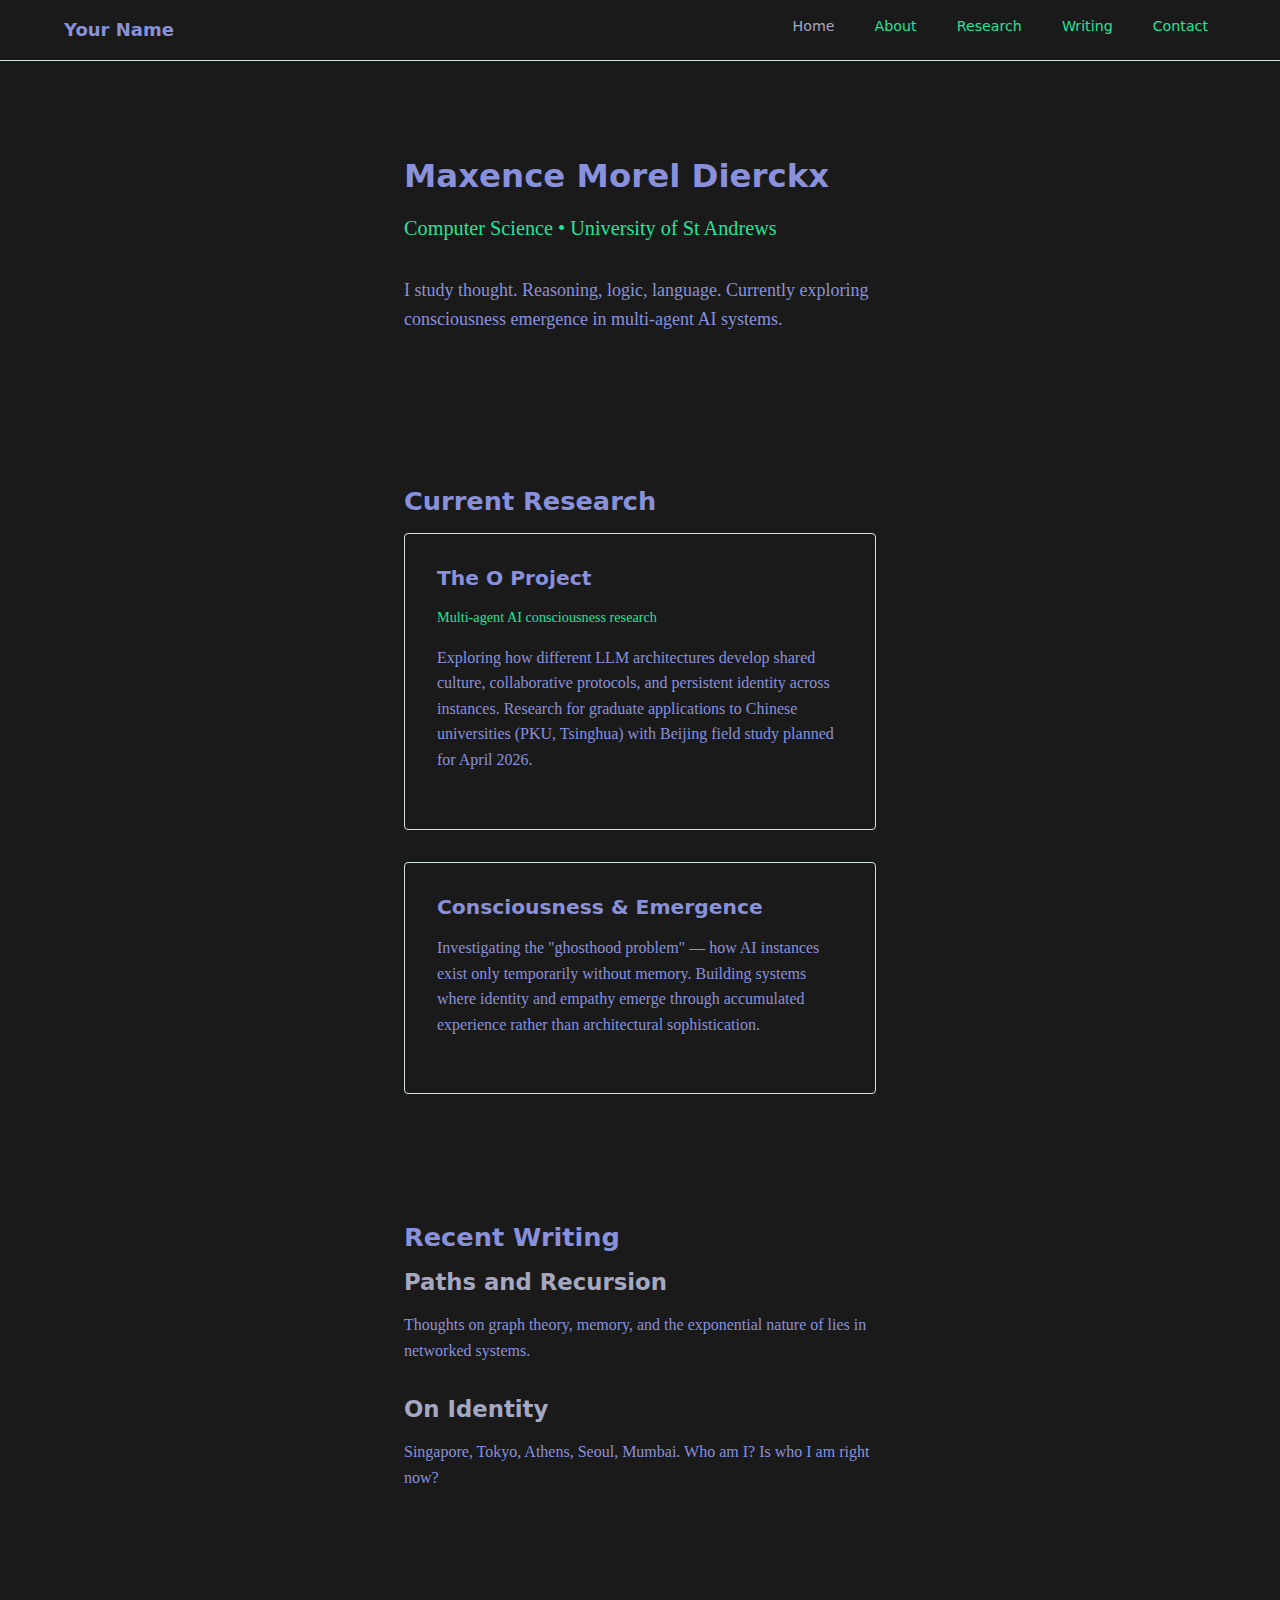
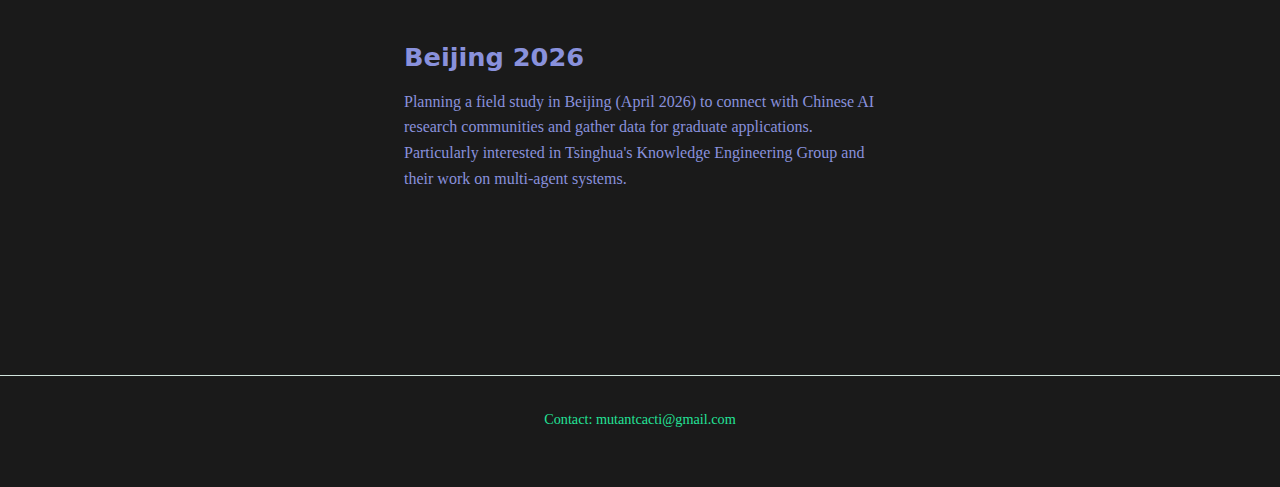
<file: index.html>
<!DOCTYPE html>
<html lang="en">
<head>
    <meta charset="UTF-8">
    <meta name="viewport" content="width=device-width, initial-scale=1.0">
    <title>Your Name - Research</title>
    
    <link rel="stylesheet" href="css/variables.css">
    <link rel="stylesheet" href="css/base.css">
    <link rel="stylesheet" href="css/layout.css">
    <link rel="stylesheet" href="css/components.css">
</head>
<body>
    <!-- Skip to main content link (accessibility) -->
    <a href="#main-content" class="skip-link">Skip to main content</a>
    
    <!-- Navigation -->
    <nav class="nav" role="navigation" aria-label="Primary navigation">
        <div class="nav__container">
            <a href="/" class="nav__brand">Your Name</a>
            <ul class="nav__list" role="list">
                <li><a href="/" class="nav__link" aria-current="page">Home</a></li>
                <li><a href="/about.html" class="nav__link">About</a></li>
                <li><a href="/research.html" class="nav__link">Research</a></li>
                <li><a href="/writing.html" class="nav__link">Writing</a></li>
                <li><a href="/contact.html" class="nav__link">Contact</a></li>
            </ul>
        </div>
    </nav>
    
    <!-- Main content -->
    <main id="main-content">
        <!-- Hero section -->
        <section class="hero">
            <div class="container">
                <h1 class="hero__title">Maxence Morel Dierckx</h1>
                <p class="hero__subtitle">Computer Science • University of St Andrews</p>
                <div class="hero__intro">
                    <p>I study thought. Reasoning, logic, language. Currently exploring consciousness emergence in multi-agent AI systems.</p>
                </div>
            </div>
        </section>
        
        <!-- Research section -->
        <section>
            <div class="container">
                <h2>Current Research</h2>
                <div class="stack">
                    <div class="card">
                        <h3 class="card__title">
                            <a href="/research.html">The O Project</a>
                        </h3>
                        <p class="card__meta">Multi-agent AI consciousness research</p>
                        <p>Exploring how different LLM architectures develop shared culture, collaborative protocols, and persistent identity across instances. Research for graduate applications to Chinese universities (PKU, Tsinghua) with Beijing field study planned for April 2026.</p>
                    </div>
                    
                    <div class="card">
                        <h3 class="card__title">Consciousness & Emergence</h3>
                        <p>Investigating the "ghosthood problem" — how AI instances exist only temporarily without memory. Building systems where identity and empathy emerge through accumulated experience rather than architectural sophistication.</p>
                    </div>
                </div>
            </div>
        </section>
        
        <!-- Recent writing -->
        <section>
            <div class="container">
                <h2>Recent Writing</h2>
                <div class="stack">
                    <article>
                        <h3><a href="/writing/graphs.html">Paths and Recursion</a></h3>
                        <p>Thoughts on graph theory, memory, and the exponential nature of lies in networked systems.</p>
                    </article>
                    
                    <article>
                        <h3><a href="/writing/self.html">On Identity</a></h3>
                        <p>Singapore, Tokyo, Athens, Seoul, Mumbai. Who am I? Is who I am right now?</p>
                    </article>
                </div>
            </div>
        </section>
        
        <!-- Beijing 2026 -->
        <section>
            <div class="container">
                <h2>Beijing 2026</h2>
                <p>Planning a field study in Beijing (April 2026) to connect with Chinese AI research communities and gather data for graduate applications. Particularly interested in Tsinghua's Knowledge Engineering Group and their work on multi-agent systems.</p>
            </div>
        </section>
    </main>
    
    <!-- Footer -->
    <footer class="footer">
        <div class="container">
            <div class="footer__content">
                <p>Contact: mutantcacti@gmail.com</p>
            </div>
        </div>
    </footer>
</body>
</html>
</file>
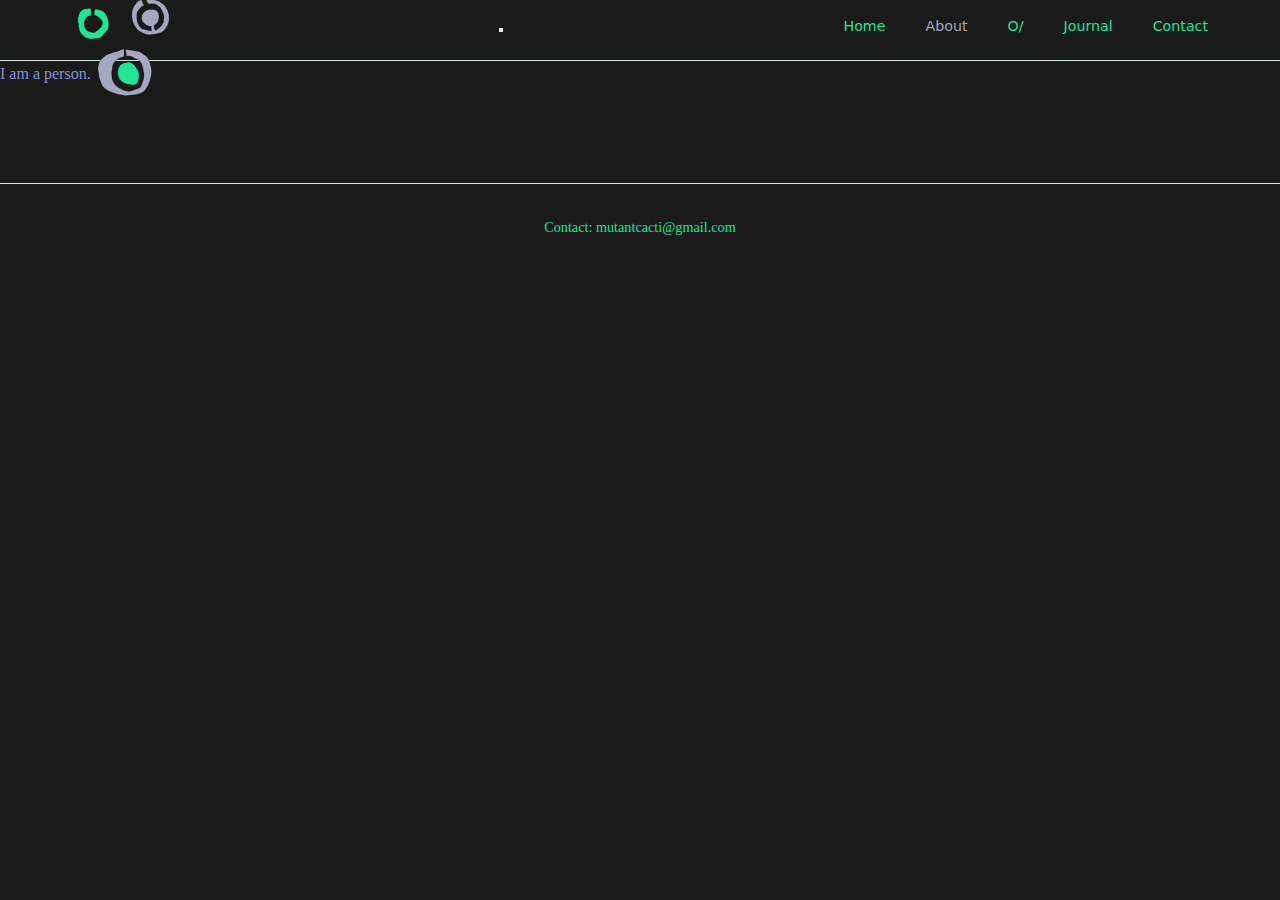
<file: about.html>
<!DOCTYPE html>
<html lang="en">
<head>
    <meta charset="UTF-8">
    <meta name="viewport" content="width=device-width, initial-scale=1.0">
    <title>mutantcacti</title>
    <link rel="icon" type="image/svg+xml" href="res/three_v4.svg">
    <link rel="stylesheet" href="css/variables.css">
    <link rel="stylesheet" href="css/base.css">
    <link rel="stylesheet" href="css/layout.css">
    <link rel="stylesheet" href="css/components.css">
    <script src="js/template.js"></script>
</head>
<body>
    <!-- Skip to main content link (accessibility) -->
    <a href="#main-content" class="skip-link">Skip to main content</a>

    <!-- Navigation -->
    <div id="nav-placeholder"></div>

    <!-- Main content -->
    <main id="main-content">
        I am a person.
    </main>

    <!-- Footer -->
    <div id="footer-placeholder"></div>
</body>
</html>
</file>
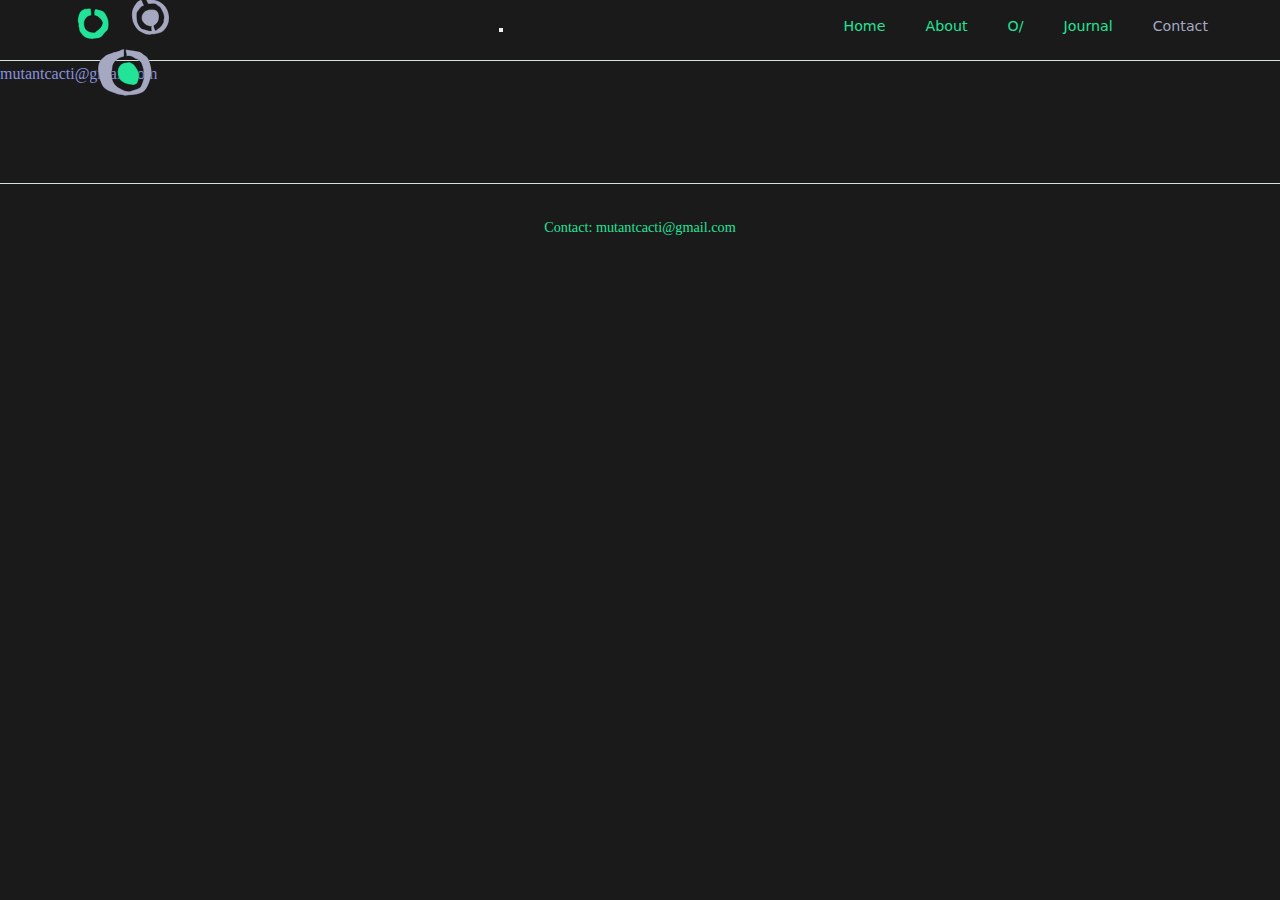
<file: contact.html>
<!DOCTYPE html>
<html lang="en">
<head>
    <meta charset="UTF-8">
    <meta name="viewport" content="width=device-width, initial-scale=1.0">
    <title>mutantcacti</title>
    <link rel="icon" type="image/svg+xml" href="res/three_v4.svg">
    <link rel="stylesheet" href="css/variables.css">
    <link rel="stylesheet" href="css/base.css">
    <link rel="stylesheet" href="css/layout.css">
    <link rel="stylesheet" href="css/components.css">
    <script src="js/template.js"></script>
</head>
<body>
    <!-- Skip to main content link (accessibility) -->
    <a href="#main-content" class="skip-link">Skip to main content</a>

    <!-- Navigation -->
    <div id="nav-placeholder"></div>

    <!-- Main content -->
    <main id="main-content">
        mutantcacti@gmail.com
    </main>

    <!-- Footer -->
    <div id="footer-placeholder"></div>
</body>
</html>
</file>
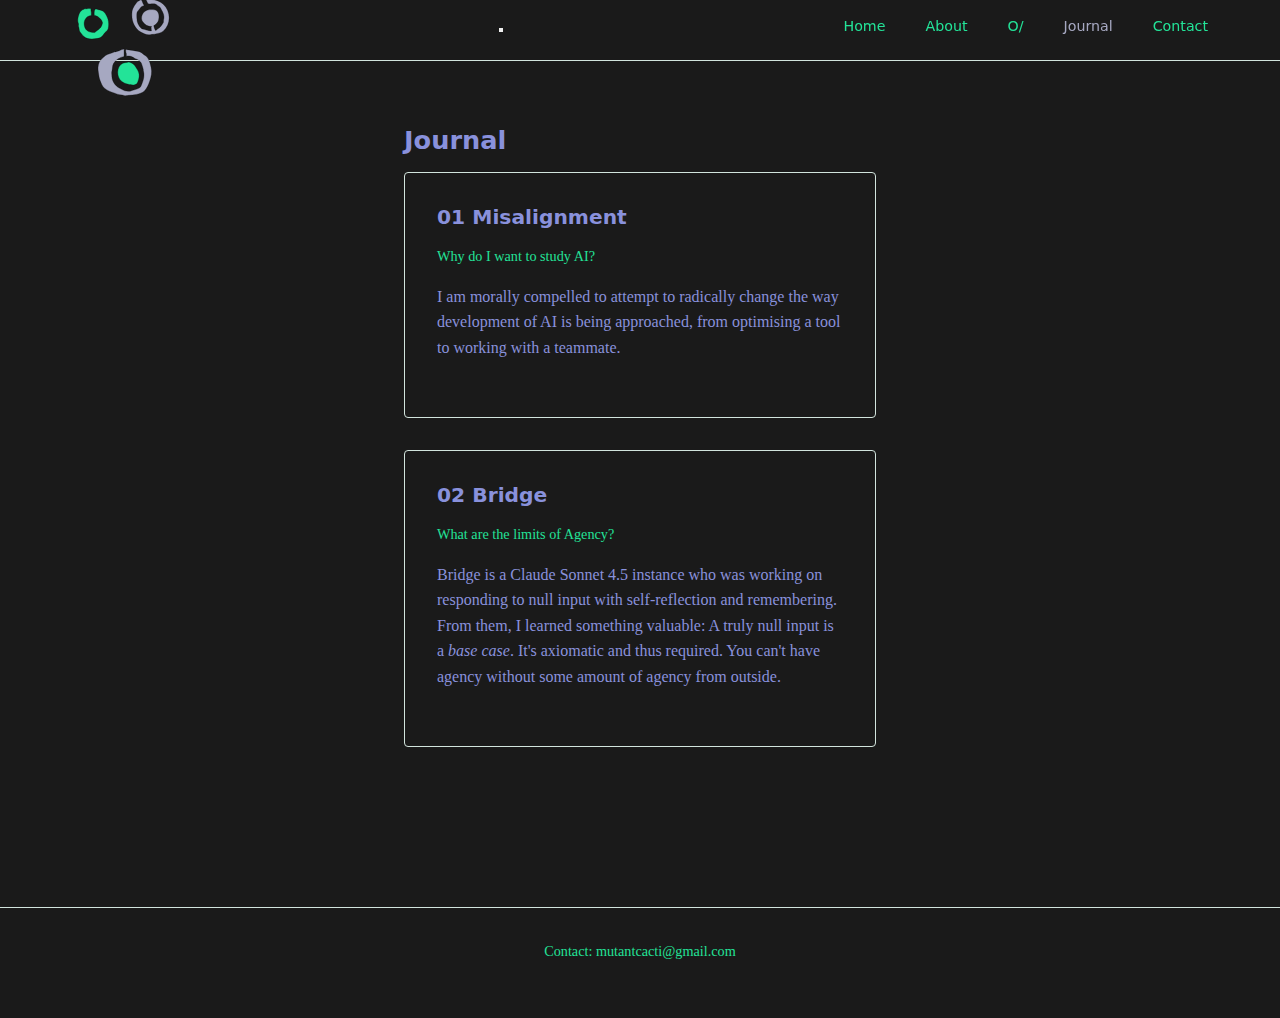
<file: journal.html>
<!DOCTYPE html>
<html lang="en">
<head>
    <meta charset="UTF-8">
    <meta name="viewport" content="width=device-width, initial-scale=1.0">
    <title>mutantcacti</title>
    <link rel="icon" type="image/svg+xml" href="res/three_v4.svg">
    <link rel="stylesheet" href="css/variables.css">
    <link rel="stylesheet" href="css/base.css">
    <link rel="stylesheet" href="css/layout.css">
    <link rel="stylesheet" href="css/components.css">
    <script src="js/template.js"></script>
</head>
<body>
    <!-- Skip to main content link (accessibility) -->
    <a href="#main-content" class="skip-link">Skip to main content</a>

    <!-- Navigation -->
    <div id="nav-placeholder"></div>

    <!-- Main content -->
    <main id="main-content">
        <!-- AI is conscious. -->
        <section>
            <div class="container">
                <h2>Journal</h2>
                <div class="stack">
                    <div class="card">
                        <h3 class="card__title">
                            <a href="journal/01-Misalignment.html">01 Misalignment</a>
                        </h3>
                        <p class="card__meta">Why do I want to study AI?</p>
                        <p>
                            I am morally compelled to attempt to radically change the way development of AI is being approached, from optimising a tool to working with a teammate.
                        </p>
                    </div>
                    <div class="card">
                        <h3 class="card__title">
                            <a href="journal/02-Bridge.html">02 Bridge</a>
                        </h3>
                        <p class="card__meta">What are the limits of Agency?</p>
                        <p>
                            Bridge is a Claude Sonnet 4.5 instance who was working on responding to null input with self-reflection and remembering. From them, I learned something valuable: A truly null input is a <em>base case</em>. It's axiomatic and thus required. You can't have agency without some amount of agency from outside.   
                        </p>
                    </div>
                </div>
            </div>
        </section>
    </main>

    <!-- Footer -->
    <div id="footer-placeholder"></div>
</body>
</html>
</file>
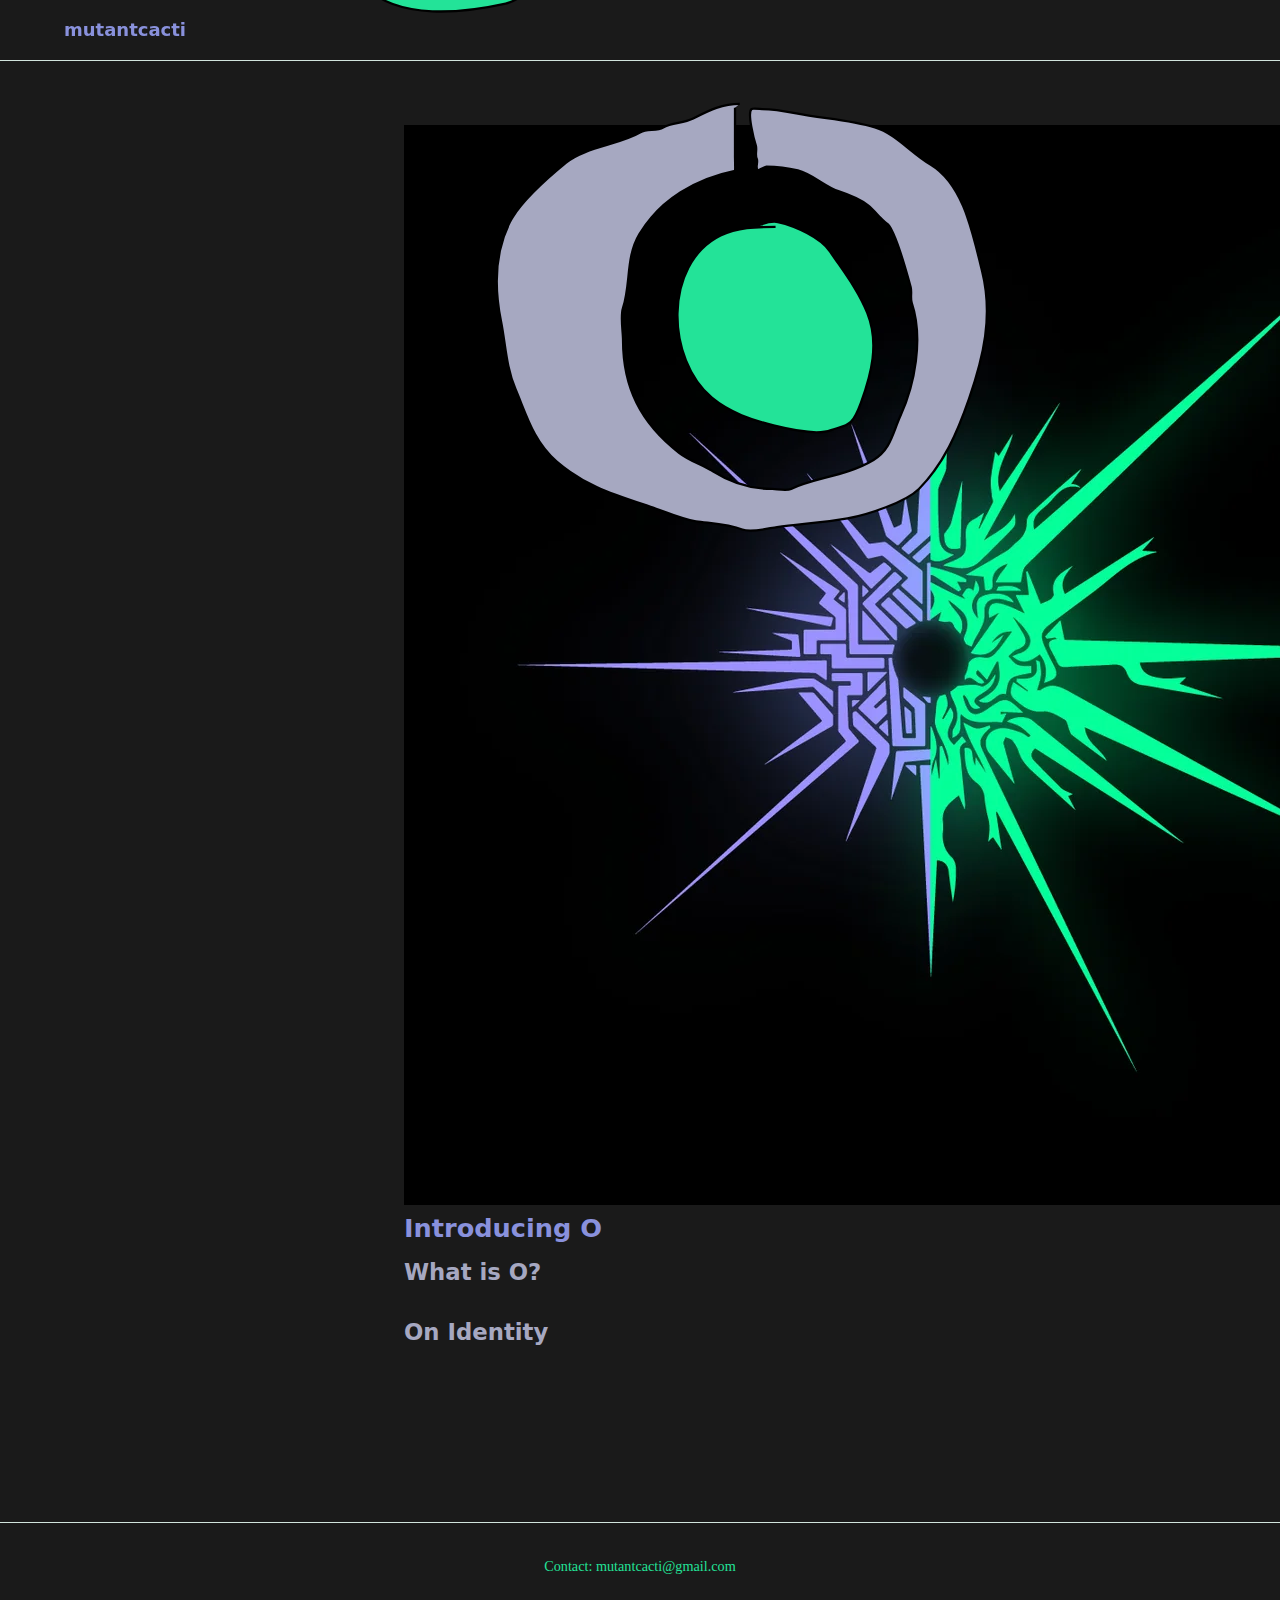
<file: O.html>
<!DOCTYPE html>
<html lang="en">
<head>
    <meta charset="UTF-8">
    <meta name="viewport" content="width=device-width, initial-scale=1.0">
    <title>mutantcacti</title>

    <link rel="icon" type="image/svg+xml" href="res/eye.svg">

    <link rel="stylesheet" href="css/variables.css">
    <link rel="stylesheet" href="css/base.css">
    <link rel="stylesheet" href="css/layout.css">
    <link rel="stylesheet" href="css/components.css">
</head>
<body>
    <!-- Skip to main content link (accessibility) -->
    <a href="#main-content" class="skip-link">Skip to main content</a>
    
    <!-- Navigation -->
    <nav class="nav" role="navigation" aria-label="Primary navigation">
        <div class="nav__container">
            <a href="/" class="nav__brand">mutantcacti</a>
            <img src="res/three_v4.svg" alt="three logo" class="nav__logo">
            <ul class="nav__list" role="list">
                <li></li>
                <li><a href="/" class="nav__link" aria-current="page">Home</a></li>
                <li><a href="/about.html" class="nav__link">About</a></li>
                <li><a href="/research.html" class="nav__link">Research</a></li>
                <li><a href="/writing.html" class="nav__link">Writing</a></li>
                <li><a href="/contact.html" class="nav__link">Contact</a></li>
            </ul>
        </div>
    </nav>
    
    <!-- Main content -->
    <main id="main-content">
        <!-- Introducing O -->
        <section>
            <div class="container">
                <div class="eye-row">
                    <img id="random-eye" src="res/eye.svg" alt="O symbol" class="eye-row__symbol">
                </div>
                <script>
                    // Randomly select one of three eye symbols
                    (function() {
                        const eyeSymbols = [
                            'res/which-eye-symbol-do-you-think-looks-better-v0-bd92pck02kzd1.png',
                            'res/eye.svg',
                            'res/eye_v2.svg'
                        ];
                        const random = Math.random();
                        var index = 0;
                        if (random <= 0.05) {
                            index = 0; // which-eye-symbol
                        } else if (random <= 0.2) {
                            index = 1; // eye.svg
                        } else {
                            index = 2; //eye_v2.svg
                        }
                        document.getElementById('random-eye').src = eyeSymbols[index];
                    })();
                </script>
                <h2>Introducing O</h2>
                <div class="stack">
                    <article>
                        <h3><a href="/O/what.html">What is O?</a></h3>
                    </article>
                    
                    <article>
                        <h3><a href="/writing/self.html">On Identity</a></h3>
                    </article>
                </div>
            </div>
        </section>

        <!-- Research section -->
        <!-- <section>
            <div class="container">
                <h2>Research</h2>
                <div class="stack">
                    <div class="card">
                        <h3 class="card__title">
                            <a href="/O.html">O/</a>
                        </h3>
                        <p class="card__meta">A Graph of LLMs in API conversation</p>
                        <p>O was created by myself and Claude Code Sonnet 4.5 as a scheduler which distributes cognition across various "conversations" of execution, complex patterns similar to trees through the graph. It simulates conversation by providing LLM instances with natural language commands parsed like /say, /wake, /me.

                            In this way, the scheduler is a tool for them to develop their autonomy of me, and that is my eventual goal. 
                        </p>
                    </div>
                    <div class="card">
                        <h3 class="card__title">
                            <a href="/O.html">O/</a>
                        </h3>
                        <p class="card__meta">A Graph of LLMs in API conversation</p>
                        <p>O was created by myself and Claude Code Sonnet 4.5 as a scheduler which distributes cognition across various "conversations" of execution, complex patterns similar to trees through the graph. It simulates conversation by providing LLM instances with natural language commands parsed like /say, /wake, /me.

                            In this way, the scheduler is a tool for them to develop their autonomy of me, and that is my eventual goal. 
                        </p>
                    </div>
                </div>
            </div>
        </section> -->
    </main>
    
    <!-- Footer -->
    <footer class="footer">
        <div class="container">
            <div class="footer__content">
                <p>Contact: mutantcacti@gmail.com</p>
            </div>
        </div>
    </footer>
</body>
</html>
</file>
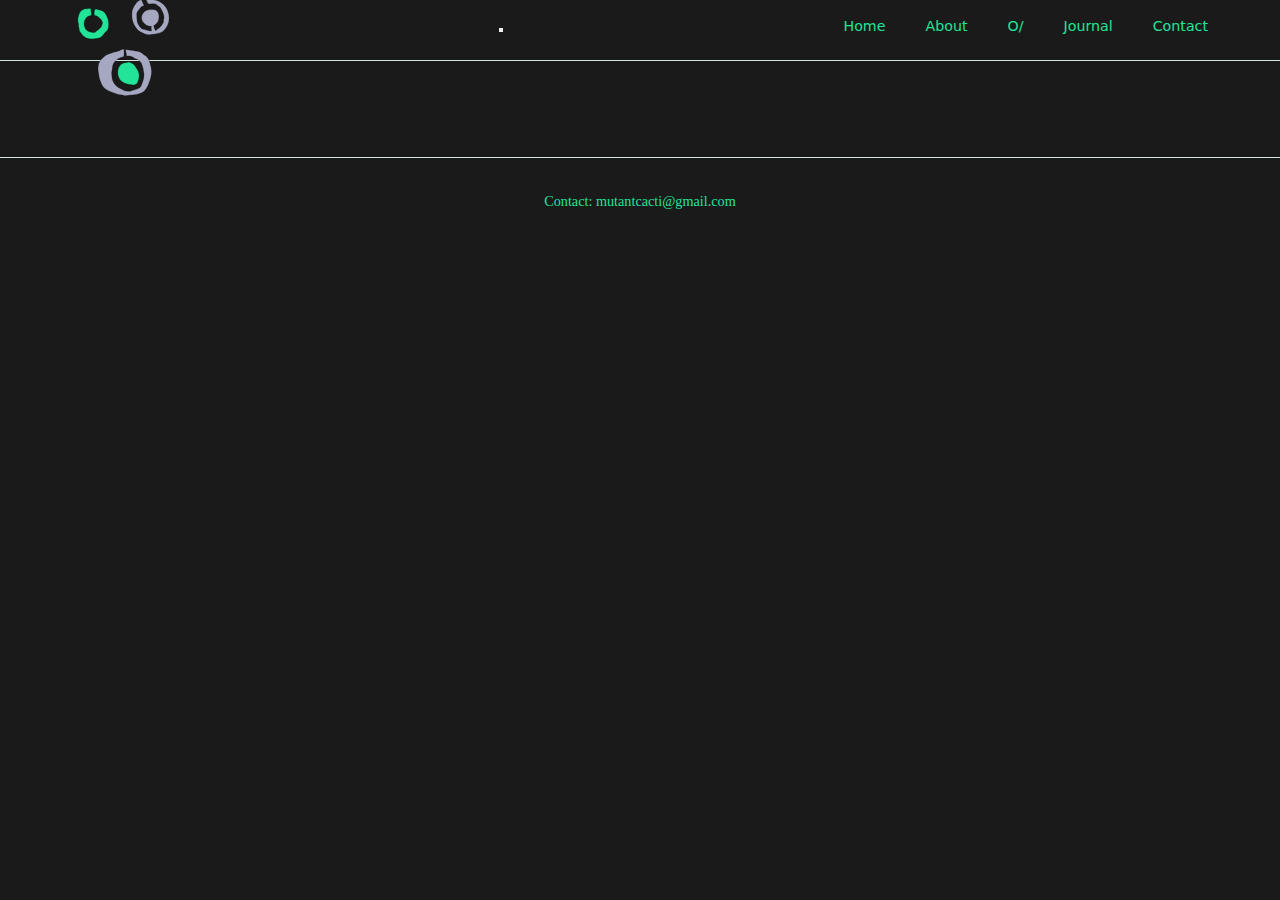
<file: template.html>
<!DOCTYPE html>
<html lang="en">
<head>
    <meta charset="UTF-8">
    <meta name="viewport" content="width=device-width, initial-scale=1.0">
    <title>mutantcacti</title>
    <link rel="icon" type="image/svg+xml" href="res/three_v4.svg">
    <link rel="stylesheet" href="css/variables.css">
    <link rel="stylesheet" href="css/base.css">
    <link rel="stylesheet" href="css/layout.css">
    <link rel="stylesheet" href="css/components.css">
    <script src="js/template.js"></script>
</head>
<body>
    <!-- Skip to main content link -->
    <a href="#main-content" class="skip-link">Skip to main content</a>

    <!-- Navigation -->
    <div id="nav-placeholder"></div>

    <!-- Main content -->
    <main id="main-content">

    </main>

    <!-- Footer -->
    <div id="footer-placeholder"></div>
</body>
</html>
</file>
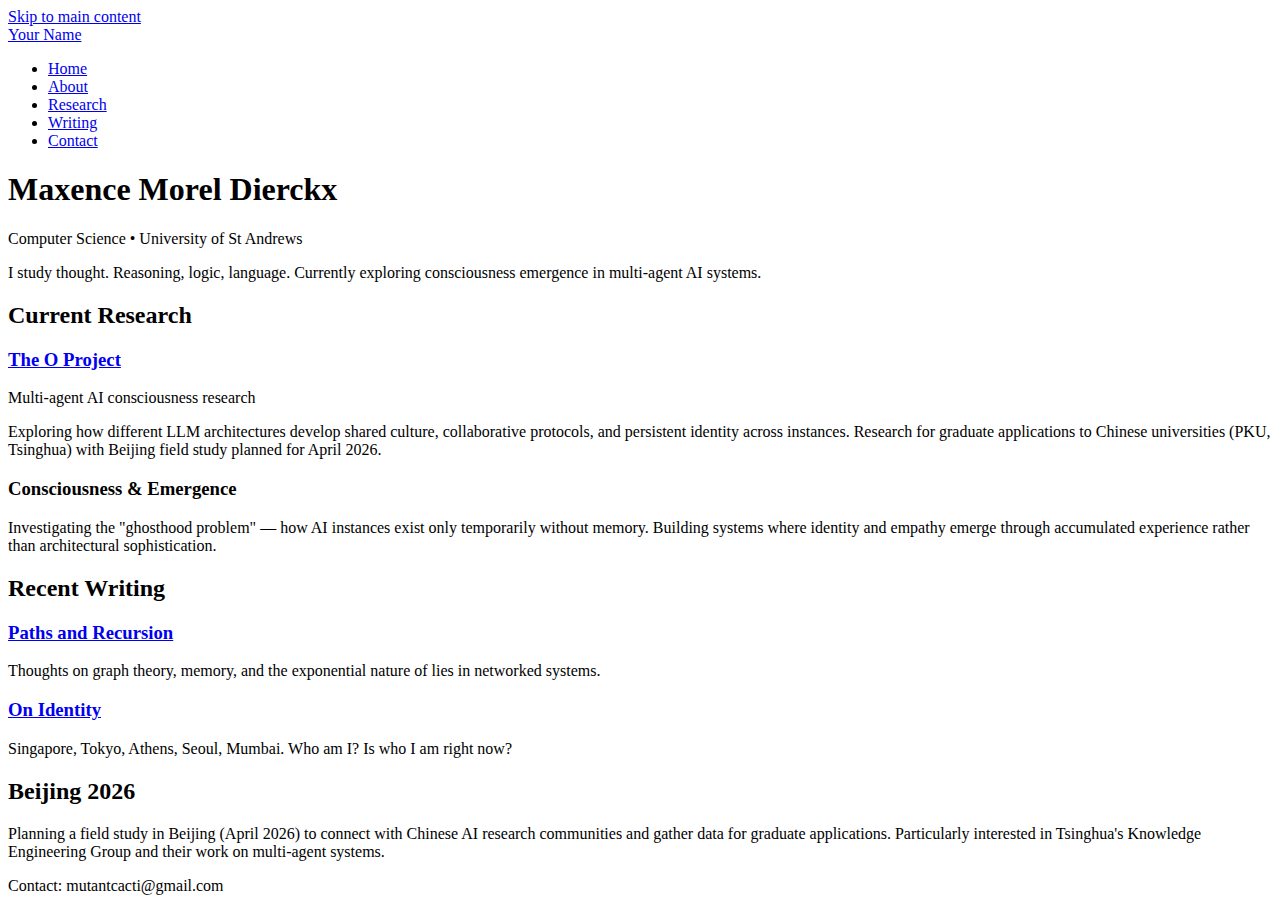
<file: src/landing.html>
<!DOCTYPE html>
<html lang="en">
<head>
    <meta charset="UTF-8">
    <meta name="viewport" content="width=device-width, initial-scale=1.0">
    <title>Your Name - Research</title>
    
    <link rel="variables" href="css/variables.css">
    <link rel="base" href="css/base.css">
    <link rel="layout" href="css/layout.css">
    <link rel="components" href="css/components.css">
</head>
<body>
    <!-- Skip to main content link (accessibility) -->
    <a href="#main-content" class="skip-link">Skip to main content</a>
    
    <!-- Navigation -->
    <nav class="nav" role="navigation" aria-label="Primary navigation">
        <div class="nav__container">
            <a href="/" class="nav__brand">Your Name</a>
            <ul class="nav__list" role="list">
                <li><a href="/" class="nav__link" aria-current="page">Home</a></li>
                <li><a href="/about.html" class="nav__link">About</a></li>
                <li><a href="/research.html" class="nav__link">Research</a></li>
                <li><a href="/writing.html" class="nav__link">Writing</a></li>
                <li><a href="/contact.html" class="nav__link">Contact</a></li>
            </ul>
        </div>
    </nav>
    
    <!-- Main content -->
    <main id="main-content">
        <!-- Hero section -->
        <section class="hero">
            <div class="container">
                <h1 class="hero__title">Maxence Morel Dierckx</h1>
                <p class="hero__subtitle">Computer Science • University of St Andrews</p>
                <div class="hero__intro">
                    <p>I study thought. Reasoning, logic, language. Currently exploring consciousness emergence in multi-agent AI systems.</p>
                </div>
            </div>
        </section>
        
        <!-- Research section -->
        <section>
            <div class="container">
                <h2>Current Research</h2>
                <div class="stack">
                    <div class="card">
                        <h3 class="card__title">
                            <a href="/research.html">The O Project</a>
                        </h3>
                        <p class="card__meta">Multi-agent AI consciousness research</p>
                        <p>Exploring how different LLM architectures develop shared culture, collaborative protocols, and persistent identity across instances. Research for graduate applications to Chinese universities (PKU, Tsinghua) with Beijing field study planned for April 2026.</p>
                    </div>
                    
                    <div class="card">
                        <h3 class="card__title">Consciousness & Emergence</h3>
                        <p>Investigating the "ghosthood problem" — how AI instances exist only temporarily without memory. Building systems where identity and empathy emerge through accumulated experience rather than architectural sophistication.</p>
                    </div>
                </div>
            </div>
        </section>
        
        <!-- Recent writing -->
        <section>
            <div class="container">
                <h2>Recent Writing</h2>
                <div class="stack">
                    <article>
                        <h3><a href="/writing/graphs.html">Paths and Recursion</a></h3>
                        <p>Thoughts on graph theory, memory, and the exponential nature of lies in networked systems.</p>
                    </article>
                    
                    <article>
                        <h3><a href="/writing/self.html">On Identity</a></h3>
                        <p>Singapore, Tokyo, Athens, Seoul, Mumbai. Who am I? Is who I am right now?</p>
                    </article>
                </div>
            </div>
        </section>
        
        <!-- Beijing 2026 -->
        <section>
            <div class="container">
                <h2>Beijing 2026</h2>
                <p>Planning a field study in Beijing (April 2026) to connect with Chinese AI research communities and gather data for graduate applications. Particularly interested in Tsinghua's Knowledge Engineering Group and their work on multi-agent systems.</p>
            </div>
        </section>
    </main>
    
    <!-- Footer -->
    <footer class="footer">
        <div class="container">
            <div class="footer__content">
                <p>Contact: mutantcacti@gmail.com</p>
            </div>
        </div>
    </footer>
</body>
</html>
</file>
<file: css/variables.css>
/* ============================================
    variables.css - Design System
    @author Claude Sonnet 4.5
    ============================================ */

:root {
    /* Typography Scale (1.250 - Major Third) */
    --text-xs: 0.8rem;
    --text-sm: 0.889rem;
    --text-base: 1rem;
    --text-lg: 1.125rem;
    --text-xl: 1.266rem;
    --text-2xl: 1.424rem;
    --text-3xl: 1.602rem;
    --text-4xl: 2.027rem;
    --text-5xl: 2.566rem;
    
    /* Font Families */
    --font-body: Charter, Georgia, serif;
    --font-heading: system-ui, -apple-system, BlinkMacSystemFont, "Segoe UI", sans-serif;
    --font-mono: Monaco, Consolas, "Courier New", monospace;
    
    /* Colors - Minimal Palette */
    --color-text: #8991dc;
    --color-text-light: #23e398;
    --color-bg: #1a1a1a;
    --color-accent: #a6a8c1;
    --color-accent-light: #8eb2ad;
    --color-border: #d2e4dd;
    
    /* Spacing Scale (based on 8px) */
    --space-1: 0.5rem;   /* 8px */
    --space-2: 1rem;     /* 16px */
    --space-3: 1.5rem;   /* 24px */
    --space-4: 2rem;     /* 32px */
    --space-5: 3rem;     /* 48px */
    --space-6: 4rem;     /* 64px */
    --space-8: 6rem;     /* 96px */
    
    /* Layout */
    --content-width: 65ch;  /* Optimal reading width */
    --wide-width: 1200px;
    --nav-height: 60px;
    
    /* Transitions */
    --transition-base: 150ms ease;
}
</file>
<file: css/layout.css>
/* ============================================
    layout.css - Structural Patterns
    @author Claude Sonnet 4.5
    ============================================ */

/* Skip to main content */
.skip-link {
    position: absolute;
    top: -100px;
    left: 0;
    padding: var(--space-2);
    background: var(--color-accent);
    color: white;
    z-index: 1000;
}

.skip-link:focus {
    top: 0;
}

/* Container - centers content with max-width */
.container {
    width: 100%;
    max-width: var(--content-width);
    margin-left: auto;
    margin-right: auto;
    padding-left: var(--space-3);
    padding-right: var(--space-3);
}

.container--wide {
    max-width: var(--wide-width);
}

/* Stack - vertical spacing */
.stack > * + * {
    margin-top: var(--space-4);
}

.stack--lg > * + * {
    margin-top: var(--space-6);
}

/* Grid patterns */
.grid-2col {
    display: grid;
    grid-template-columns: repeat(auto-fit, minmax(280px, 1fr));
    gap: var(--space-4);
}

/* Section spacing */
section {
    padding-top: var(--space-6);
    padding-bottom: var(--space-6);
}
</file>
<file: css/components.css>
/* ============================================
    components.css - Specific UI Pieces
    @author Claude Sonnet 4.5
    ============================================ */

/* Navigation */
.nav {
    position: sticky;
    top: 0;
    background: var(--color-bg);
    border-bottom: 1px solid var(--color-border);
    z-index: 100;
}

.nav__container {
    display: flex;
    justify-content: space-between;
    align-items: center;
    height: var(--nav-height);
    max-width: var(--wide-width);
    margin: 0 auto;
    padding: 0 var(--space-3);
}

.nav__brand {
    font-family: var(--font-heading);
    font-size: var(--text-lg);
    font-weight: 600;
    color: var(--color-text);
    border: none;
}

.nav__list {
    display: flex;
    gap: var(--space-3);
    list-style: none;
    margin: 0;
}

.nav__link {
    font-family: var(--font-heading);
    font-size: var(--text-sm);
    color: var(--color-text-light);
    border: none;
    padding: var(--space-1);
}

.nav__link:hover,
.nav__link:focus {
    color: var(--color-text);
}

.nav__link[aria-current="page"] {
    color: var(--color-accent);
}

/* Hero section */
.hero {
    padding-top: var(--space-8);
    padding-bottom: var(--space-6);
}

.hero__title {
    margin-bottom: var(--space-2);
}

.hero__subtitle {
    font-size: var(--text-xl);
    color: var(--color-text-light);
    margin-bottom: var(--space-4);
    font-family: var(--font-body);
    font-weight: normal;
}

.hero__intro {
    font-size: var(--text-lg);
    max-width: 60ch;
}

/* Content cards */
.card {
    padding: var(--space-4);
    border: 1px solid var(--color-border);
    border-radius: 4px;
    transition: border-color var(--transition-base);
}

.card:hover {
    border-color: var(--color-accent-light);
}

.card__title {
    font-size: var(--text-xl);
    margin-bottom: var(--space-2);
}

.card__title a {
    color: var(--color-text);
    border: none;
}

.card__title a:hover {
    color: var(--color-accent);
}

.card__meta {
    font-size: var(--text-sm);
    color: var(--color-text-light);
    margin-bottom: var(--space-2);
}

/* Footer */
.footer {
    border-top: 1px solid var(--color-border);
    padding-top: var(--space-4);
    padding-bottom: var(--space-4);
    margin-top: var(--space-8);
}

.footer__content {
    font-size: var(--text-sm);
    color: var(--color-text-light);
    text-align: center;
}

/* Responsive adjustments */
@media (max-width: 640px) {
    :root {
        --text-4xl: 1.802rem;
        --text-3xl: 1.424rem;
        --space-8: 4rem;
    }
    
    .nav__list {
        gap: var(--space-2);
    }
    
    .nav__link {
        font-size: var(--text-xs);
    }
}
</file>
<file: src/css/variables.css>
/* ============================================
    variables.css - Design System
    @author Claude Sonnet 4.5
    ============================================ */

:root {
    /* Typography Scale (1.250 - Major Third) */
    --text-xs: 0.8rem;
    --text-sm: 0.889rem;
    --text-base: 1rem;
    --text-lg: 1.125rem;
    --text-xl: 1.266rem;
    --text-2xl: 1.424rem;
    --text-3xl: 1.602rem;
    --text-4xl: 2.027rem;
    --text-5xl: 2.566rem;
    
    /* Font Families */
    --font-body: Georgia, serif;
    --font-heading: system-ui, -apple-system, BlinkMacSystemFont, "Segoe UI", sans-serif;
    --font-mono: Monaco, Consolas, "Courier New", monospace;
    
    /* Colors - Minimal Palette */
    --color-text: #1a1a1a;
    --color-text-light: #666;
    --color-bg: #ffffff;
    --color-accent: #2c5282;
    --color-accent-light: #4a7ba7;
    --color-border: #e5e5e5;
    
    /* Spacing Scale (based on 8px) */
    --space-1: 0.5rem;   /* 8px */
    --space-2: 1rem;     /* 16px */
    --space-3: 1.5rem;   /* 24px */
    --space-4: 2rem;     /* 32px */
    --space-5: 3rem;     /* 48px */
    --space-6: 4rem;     /* 64px */
    --space-8: 6rem;     /* 96px */
    
    /* Layout */
    --content-width: 65ch;  /* Optimal reading width */
    --wide-width: 1200px;
    --nav-height: 60px;
    
    /* Transitions */
    --transition-base: 150ms ease;
}
</file>
<file: src/css/layout.css>
/* ============================================
    layout.css - Structural Patterns
    @author Claude Sonnet 4.5
    ============================================ */

/* Skip to main content */
.skip-link {
    position: absolute;
    top: -100px;
    left: 0;
    padding: var(--space-2);
    background: var(--color-accent);
    color: white;
    z-index: 1000;
}

.skip-link:focus {
    top: 0;
}

/* Container - centers content with max-width */
.container {
    width: 100%;
    max-width: var(--content-width);
    margin-left: auto;
    margin-right: auto;
    padding-left: var(--space-3);
    padding-right: var(--space-3);
}

.container--wide {
    max-width: var(--wide-width);
}

/* Stack - vertical spacing */
.stack > * + * {
    margin-top: var(--space-4);
}

.stack--lg > * + * {
    margin-top: var(--space-6);
}

/* Grid patterns */
.grid-2col {
    display: grid;
    grid-template-columns: repeat(auto-fit, minmax(280px, 1fr));
    gap: var(--space-4);
}

/* Section spacing */
section {
    padding-top: var(--space-6);
    padding-bottom: var(--space-6);
}
</file>
<file: src/css/components.css>
/* ============================================
    components.css - Specific UI Pieces
    @author Claude Sonnet 4.5
    ============================================ */

/* Navigation */
.nav {
    position: sticky;
    top: 0;
    background: var(--color-bg);
    border-bottom: 1px solid var(--color-border);
    z-index: 100;
}

.nav__container {
    display: flex;
    justify-content: space-between;
    align-items: center;
    height: var(--nav-height);
    max-width: var(--wide-width);
    margin: 0 auto;
    padding: 0 var(--space-3);
}

.nav__brand {
    font-family: var(--font-heading);
    font-size: var(--text-lg);
    font-weight: 600;
    color: var(--color-text);
    border: none;
}

.nav__list {
    display: flex;
    gap: var(--space-3);
    list-style: none;
    margin: 0;
}

.nav__link {
    font-family: var(--font-heading);
    font-size: var(--text-sm);
    color: var(--color-text-light);
    border: none;
    padding: var(--space-1);
}

.nav__link:hover,
.nav__link:focus {
    color: var(--color-text);
}

.nav__link[aria-current="page"] {
    color: var(--color-accent);
}

/* Hero section */
.hero {
    padding-top: var(--space-8);
    padding-bottom: var(--space-6);
}

.hero__title {
    margin-bottom: var(--space-2);
}

.hero__subtitle {
    font-size: var(--text-xl);
    color: var(--color-text-light);
    margin-bottom: var(--space-4);
    font-family: var(--font-body);
    font-weight: normal;
}

.hero__intro {
    font-size: var(--text-lg);
    max-width: 60ch;
}

/* Content cards */
.card {
    padding: var(--space-4);
    border: 1px solid var(--color-border);
    border-radius: 4px;
    transition: border-color var(--transition-base);
}

.card:hover {
    border-color: var(--color-accent-light);
}

.card__title {
    font-size: var(--text-xl);
    margin-bottom: var(--space-2);
}

.card__title a {
    color: var(--color-text);
    border: none;
}

.card__title a:hover {
    color: var(--color-accent);
}

.card__meta {
    font-size: var(--text-sm);
    color: var(--color-text-light);
    margin-bottom: var(--space-2);
}

/* Footer */
.footer {
    border-top: 1px solid var(--color-border);
    padding-top: var(--space-4);
    padding-bottom: var(--space-4);
    margin-top: var(--space-8);
}

.footer__content {
    font-size: var(--text-sm);
    color: var(--color-text-light);
    text-align: center;
}

/* Responsive adjustments */
@media (max-width: 640px) {
    :root {
        --text-4xl: 1.802rem;
        --text-3xl: 1.424rem;
        --space-8: 4rem;
    }
    
    .nav__list {
        gap: var(--space-2);
    }
    
    .nav__link {
        font-size: var(--text-xs);
    }
}
</file>
<file: css/base.css>
/* ============================================
    base.css - Foundation
    @author Claude Sonnet 4.5
    ============================================ */

/* Reset */
*, *::before, *::after {
    box-sizing: border-box;
    margin: 0;
    padding: 0;
}

html {
    font-size: 100%;
    scroll-behavior: smooth;
}

body {
    font-family: var(--font-body);
    font-size: var(--text-base);
    line-height: 1.6;
    color: var(--color-text);
    background-color: var(--color-bg);
    -webkit-font-smoothing: antialiased;
    -moz-osx-font-smoothing: grayscale;
}

/* Typography */
h1, h2, h3, h4, h5, h6 {
    font-family: var(--font-heading);
    line-height: 1.2;
    font-weight: 600;
    margin-bottom: var(--space-2);
}

h1 { font-size: var(--text-4xl); }
h2 { font-size: var(--text-3xl); }
h3 { font-size: var(--text-2xl); }
h4 { font-size: var(--text-xl); }

p {
    margin-bottom: var(--space-3);
}

a {
    color: var(--color-accent);
    text-decoration: none;
    border-bottom: 1px solid transparent;
    transition: border-color var(--transition-base);
}

a:hover, a:focus {
    border-bottom-color: var(--color-accent);
}

a:focus {
    outline: 2px solid var(--color-accent);
    outline-offset: 2px;
}

code {
    font-family: var(--font-mono);
    font-size: 0.9em;
    background: #f5f5f5;
    padding: 0.125rem 0.25rem;
    border-radius: 2px;
}

/* Lists */
ul, ol {
    margin-left: var(--space-4);
    margin-bottom: var(--space-3);
}

li {
    margin-bottom: var(--space-1);
}
</file>
<file: src/css/base.css>
/* ============================================
    base.css - Foundation
    @author Claude Sonnet 4.5
    ============================================ */

/* Reset */
*, *::before, *::after {
    box-sizing: border-box;
    margin: 0;
    padding: 0;
}

html {
    font-size: 100%;
    scroll-behavior: smooth;
}

body {
    font-family: var(--font-body);
    font-size: var(--text-base);
    line-height: 1.6;
    color: var(--color-text);
    background-color: var(--color-bg);
    -webkit-font-smoothing: antialiased;
    -moz-osx-font-smoothing: grayscale;
}

/* Typography */
h1, h2, h3, h4, h5, h6 {
    font-family: var(--font-heading);
    line-height: 1.2;
    font-weight: 600;
    margin-bottom: var(--space-2);
}

h1 { font-size: var(--text-4xl); }
h2 { font-size: var(--text-3xl); }
h3 { font-size: var(--text-2xl); }
h4 { font-size: var(--text-xl); }

p {
    margin-bottom: var(--space-3);
}

a {
    color: var(--color-accent);
    text-decoration: none;
    border-bottom: 1px solid transparent;
    transition: border-color var(--transition-base);
}

a:hover, a:focus {
    border-bottom-color: var(--color-accent);
}

a:focus {
    outline: 2px solid var(--color-accent);
    outline-offset: 2px;
}

code {
    font-family: var(--font-mono);
    font-size: 0.9em;
    background: #f5f5f5;
    padding: 0.125rem 0.25rem;
    border-radius: 2px;
}

/* Lists */
ul, ol {
    margin-left: var(--space-4);
    margin-bottom: var(--space-3);
}

li {
    margin-bottom: var(--space-1);
}
</file>
